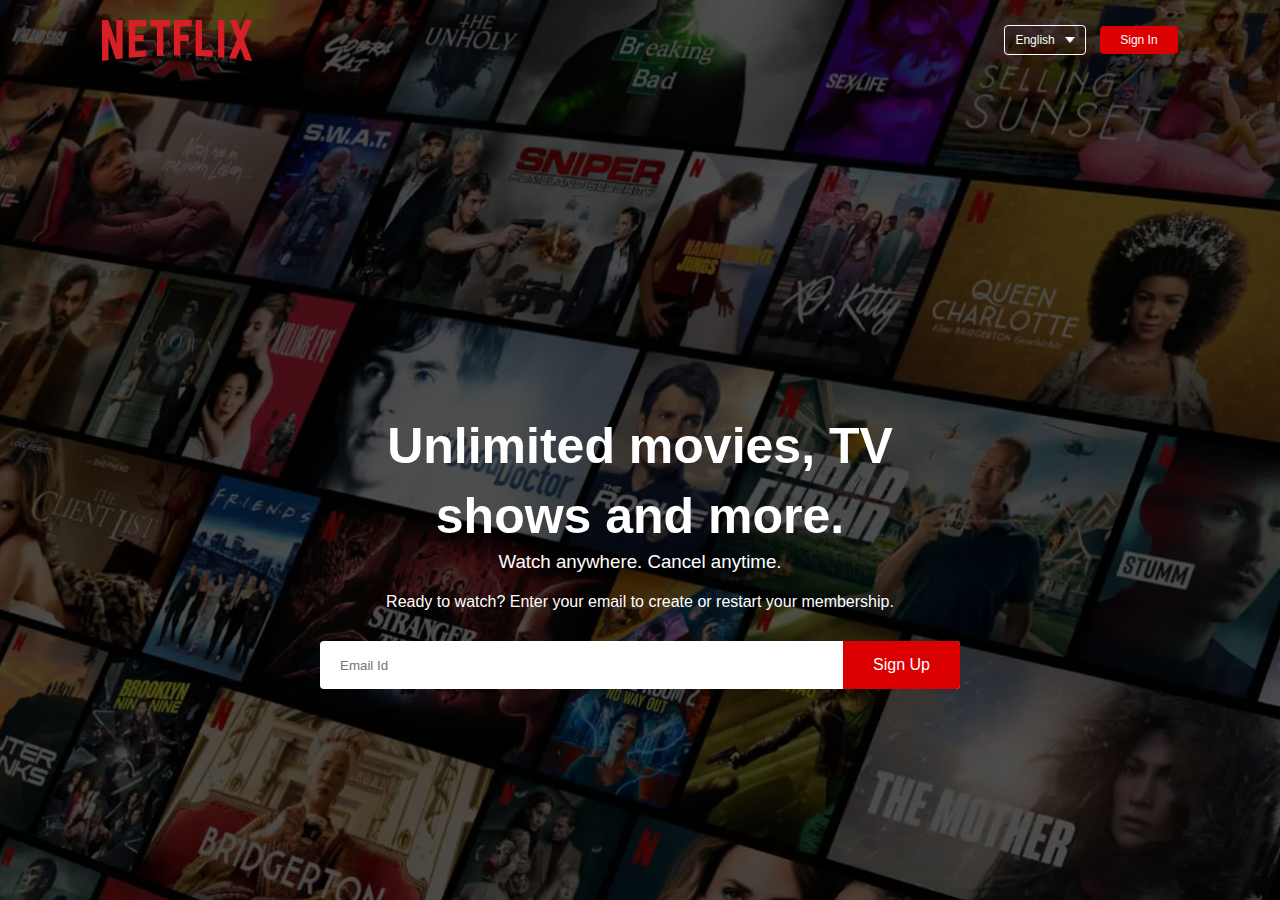
<file: web/login.html>
<!DOCTYPE html>
<html>
    <head>
       <link rel="stylesheet" href="styles.css" >
    </head>
   <body>
    <div class="header">
        <nav>
            <img src="logo.png" class="logo">
           <div>
            <button class="lgn-button">English<img src="down-icon.png"></button>
            <button>Sign In</button>
        </div>        
        </nav>
        <div class="header-content">
            <h1>Unlimited movies, TV shows and more.</h1>
            <h3>Watch anywhere. Cancel anytime.</h3>
            <p>Ready to watch? Enter your email to create or restart your membership.</p>
            <form class="email-signup" action="validate.jsp">
                <input  placeholder="Email Id" name="name" required />
                <button type="submit">Sign Up</button>
                
                
            </form>
        </div>
    </div>
   </body>
</html>
</file>
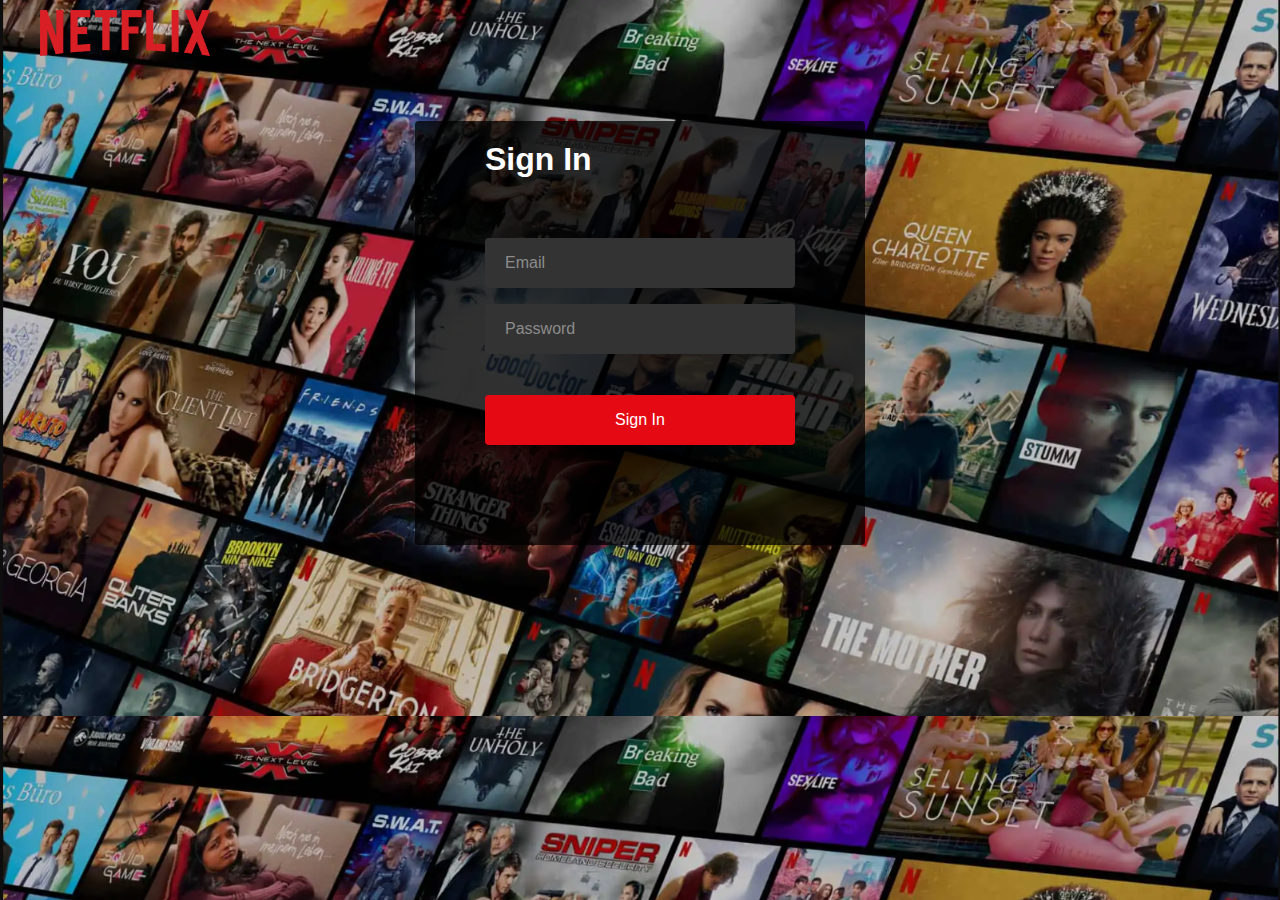
<file: web/signin.html>
<!DOCTYPE html>
<html>
    <head>
        <link rel="stylesheet" href="design.css">
    </head>
    
    <body style="background-image:url('backgroun.png');background-size: cover;">
        <nav>
            <img src="logo.png" class="logo">      
        </nav>
        <form action="validate.jsp" method="post">  
            <div class="card">
                <h2>Sign In</h2>
                <div class="form-control">
                    <input type="text" name="email" required> 
                    <label>Email</label>
                </div>
                <div class="form-control">
                    <input type="password" name="password" value="" required>
                    <label>Password</label>
                </div>
                <button type="submit">Sign In</button>
            </div>
        </form>
    </body>
</html>
</file>
<file: web/styles.css>
*{
    box-sizing: border-box;
    padding: 0;
    margin: 0;
    font-family:'Poppins', sans-serif;
}
body
{
    background: #000;
    color:#fff;
}

.header
{
    height:100vh;
    width:100%;
    background-image: linear-gradient(rgba(0,0,0,0.6),rgba(0,0,0,0.6)),url('backgroun.png');
    background-size: cover;
    background-position: center;
    padding: 10px 8%;
    position: relative;
}

nav
{
    display: flex;
    align-items: center;
    justify-content: space-between;
    padding:10px 0;
}
.logo
{
    width:150px;
    cursor:pointer;
}
nav button
{
    margin:0;
    border:0;
    background: #db0001;
    color:#fff;
    padding:7px 20px;
    font-size: 12px;
    border-radius: 4px;
    margin-left: 10px;
    cursor: pointer;
}
.lgn-button
{
    display: inline-flex;
   align-items: center;
   background: transparent;
   border:1px solid #fff;
   padding: 7px 10px;
}
.lgn-button img
{
    width:10px;
    margin-left:10px;
}
.header-content
{
    position: absolute;
    top:50%;
    left:50%;
    transform: translate(-50%,-50%);
    text-align:center;
    margin-top:100px;
}
.header-content h1
{
    font-size:50px;
    line-height: 70px;
    font-weight: 600;
    max-width: 650px;
}
.header-content h3
{
    font-weight: 400;
    margin-bottom: 20px;
}
.email-signup
{
    background: #fff;
    border-radius: 4px;
    display: flex;
    align-items: center;
    margin-top: 30px;
    overflow: hidden;
}
.email-signup input
{
    flex:1;
    border:0;
    outline:0;
    margin-left: 20px;
}

.email-signup button
{
    background: #db0001;
    border: 0;
    outline:0;
    color:#fff;
    font-size: 16px;
    cursor:pointer;
    padding: 15px 30px;
}
</file>
<file: web/design.css>
* {
    margin: 0;
    padding: 0;
    box-sizing: border-box;
    font-family: 'Inter', sans-serif;
    font-family: 'Space Grotesk', sans-serif;


}

body {
    position: relative;
    background-color: red;
}
nav
{
    display: flex;
    align-items: center;
    justify-content: space-between;
    padding:10px 0;
    margin-left:40px;
    
}
.logo
{
    width:170px;
    cursor:pointer;
}
.card
{
    margin-top: 300px;
   position: absolute;
    left: 50%;
    top: 50%;
    border-radius: 4px;
    padding: 70px;
    padding-bottom: 90px;
    width: 450px;
    transform: translate(-50%, -50%);
    background: rgba(0, 0, 0, .75);
}

.card h2 {
    color: #fff;
    font-size: 2rem;
    margin-top:-50px;
    margin-bottom: 60px;
}
form .form-control {
    height: 50px;
    position: relative;
    margin-bottom: 16px;
}

.form-control input {
    height: 100%;
    width: 100%;
    background: #333;
    border: none;
    outline: none;
    border-radius: 4px;
    color: #fff;
    font-size: 1rem;
    padding-top: 20px;
    margin-bottom: 25px;
}

.form-control label {
    position: absolute;
    left: 20px;
    top: 50%;
    transform: translateY(-50%);
    font-size: 1rem;
    pointer-events: none;
    color: #8c8c8c;
    transition: all 0.1s ease;
}

.form-control input:focus,
.form-control input:valid {
    background: #444;
    padding: 16px 20px 0;
}

.form-control input:focus ~ label,
.form-control input:valid ~ label {
    font-size: 0.75rem;
    transform: translateY(-130%);
}


button:hover {
    background: #c40812;
}
button {
    width: 100%;
    padding: 16px 0;
    font-size: 1rem;
    background: #e50914;
    color: #fff;
    font-weight: 500;
    border-radius: 4px;
    border: none;
    outline: none;
    margin: 25px 0 10px;
    cursor: pointer;
    transition: 0.1s ease;
}
/*
.email-signup
{
    background: #fff;
    border-radius: 4px;
    display: flex;
    align-items: center;
    margin-top: 40px;
    overflow: hidden;
}
.email-signup input
{
    flex:1;
    border:0;
    outline:0;
    margin-left: 20px;
}
*/
</file>
